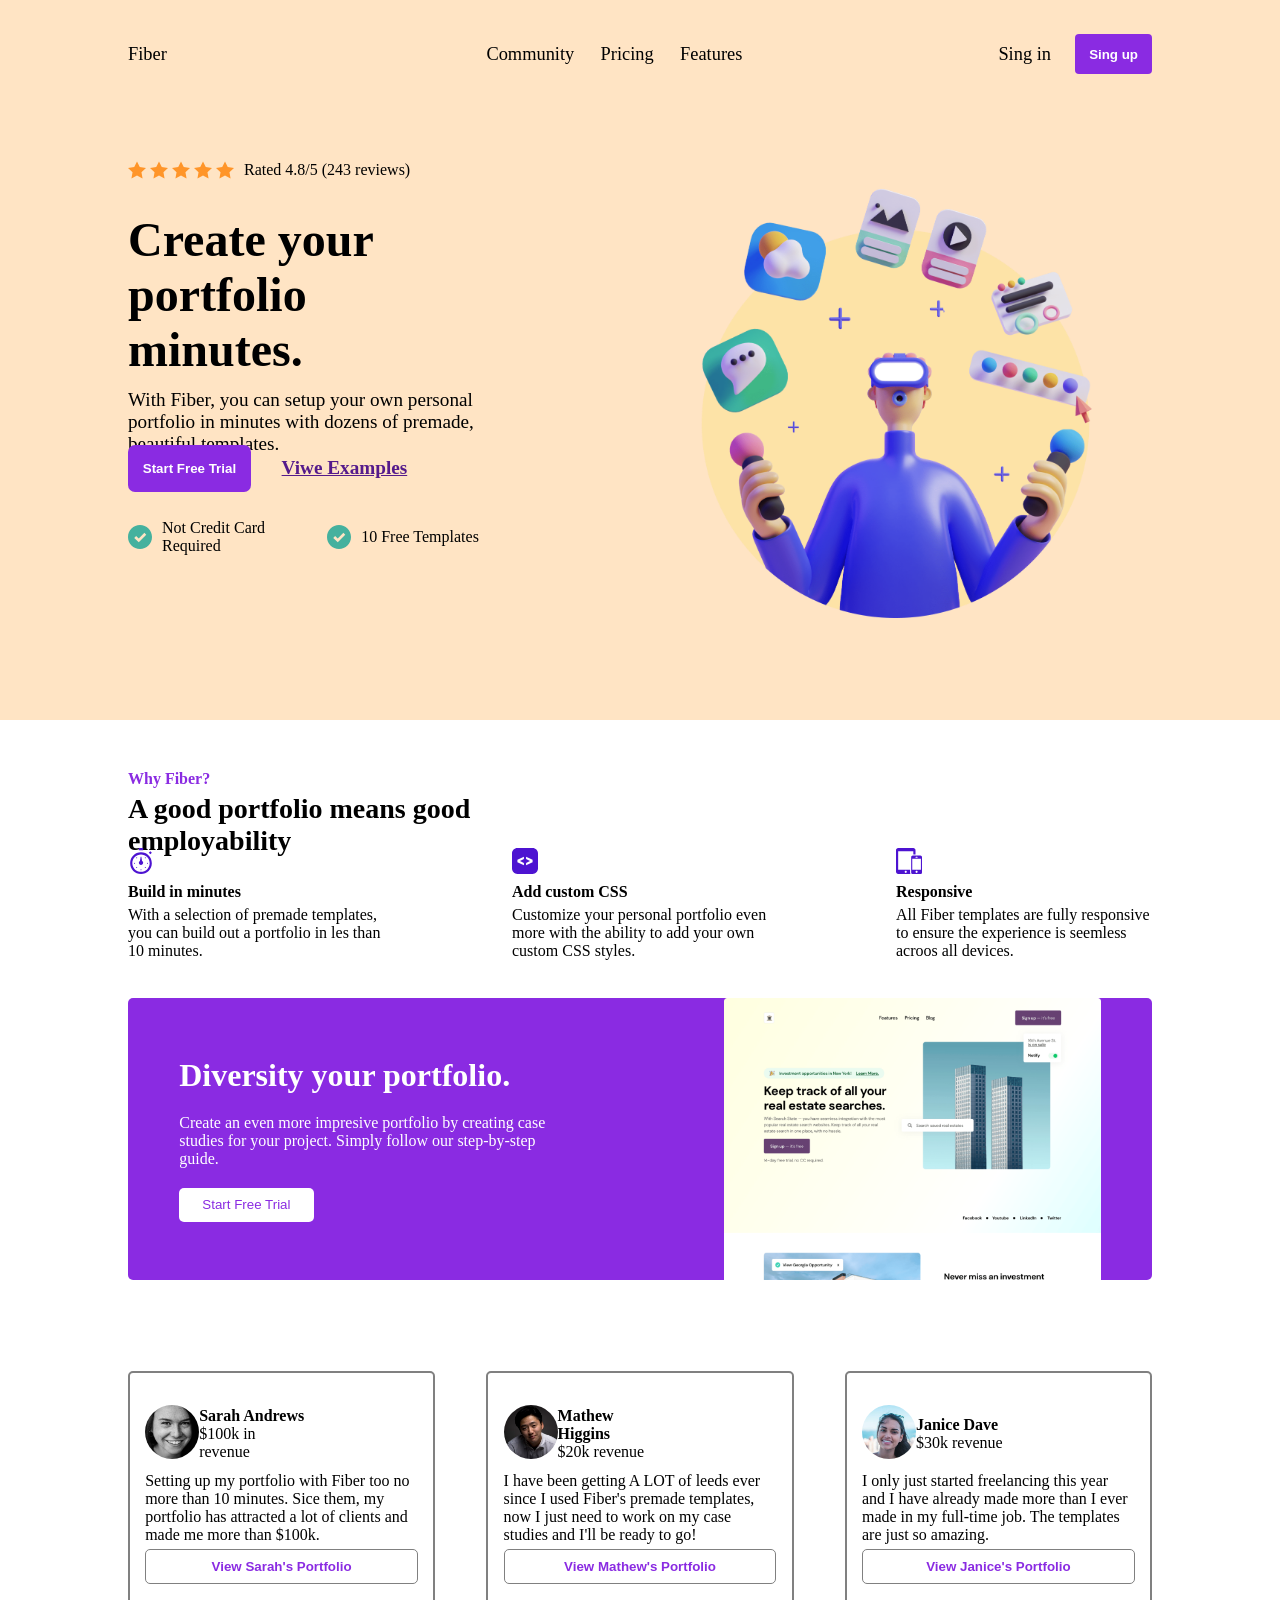
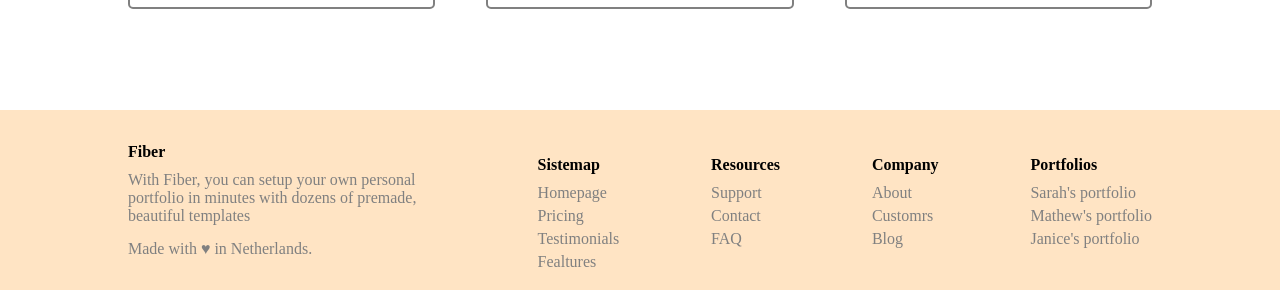
<file: index.html>
<!DOCTYPE html>
<html lang="en">
<head>
    <meta charset="UTF-8">
    <meta http-equiv="X-UA-Compatible" content="IE=edge">
    <meta name="viewport" content="width=device-width, initial-scale=1.0">
    <title>Landing</title>
    <link rel="stylesheet" href="/landing.css">
</head>
<body>
    <div  id="first_section"> 
        <header id="header">
            <nav id="navegation_var">
                
                <div class="nav_left">
                    <p>Fiber</p>
                </div>

                <div class="nav_mid">
                    <p>Community</p>
                    <p>Pricing</p>
                    <p>Features</p>
                </div>

                <div class="nav_rigth">
                    <p>Sing in</p>
                    <button class="button"><a href="/login.html">Sing up</a></button> 
                </div>

                <div class="hamburger_menu">
                    <img src="/Fiber Starter Files/Assets/Hamburger Menu.svg" alt="Hamburger">
                </div>

            </nav>
        </header>
        
        <div class="aprobation_div">
            <div class="container_aprobation_div"> 
                <div class="left_section">
                    <div class="container_left_section"> 
                        <div class="rated">
            
                            <div class="star_images"> 
                                <img src="/Fiber Starter Files/Assets/star.svg" alt="star iamges">
                                <img src="/Fiber Starter Files/Assets/star.svg" alt="star iamges">
                                <img src="/Fiber Starter Files/Assets/star.svg" alt="star iamges">
                                <img src="/Fiber Starter Files/Assets/star.svg" alt="star iamges">
                                <img src="/Fiber Starter Files/Assets/star.svg" alt="star iamges">
                            </div>
            
                            <p>Rated 4.8/5 (243 reviews)</p>
            
                        </div>
            
                        <div class="create">
            
                            <h1>Create your portfolio minutes.</h1>
            
                            <p>With Fiber, you can setup your own personal portfolio in minutes
                            with dozens of premade, beautiful templates.  
                            </p>
            
                        </div>
            
                        <div class="start">
            
                            <div class="button_start">
                                <button class="button">Start Free Trial</button>
                            </div>
            
                            <div class="linker_strat">
                                <a href="">Viwe Examples</a>
                            </div>
            
                        </div>
            
                        <div class="creddit">
                            <div class="creddit_left">
                                
                                <img src="/Fiber Starter Files/Assets/Checkmark.svg" alt="">
                                <p>Not Credit Card Required</p>
            
                            </div>
            
                            <div class="creddit_rigth">
            
                                <img src="/Fiber Starter Files/Assets/Checkmark.svg" alt="">
                                <p>10 Free Templates</p>
            
                            </div>
                        </div>
            
                    </div>  
                </div>
            
                <div class="rigth_section">
                    <img src="/Fiber Starter Files/Assets/hero-Illustration.png" alt="">
                </div>
            </div>
        </div>
    </div>


    <section id="second_section">
        
        <div class="container_second_section">
            
            <div class="fiber">
                
                <div class="fiber_tittle">

                    <p>Why Fiber?</p>
                    <h2>A good portfolio means good employability</h2>

                </div>

                <div class="fiber_description">
                    
                    <div class="fiber_description_minibox">
                        
                        <img src="/Fiber Starter Files/Assets/time.svg" alt="clock image">
                        
                        <p class="subtittle_fiber_description"><b>Build in minutes</b></p>
                        
                        <p class="description_subtittle">With a selection of premade templates,
                        you can build out a portfolio in les than 
                        10 minutes.
                        </p>

                    </div>
                    
                    <div class="fiber_description_minibox">

                        <img src="/Fiber Starter Files/Assets/code.svg" alt="code image">

                        <p class="subtittle_fiber_description"><b>Add custom CSS</b></p>

                        <p class="description_subtittle">Customize your personal portfolio even 
                        more with the ability to add your own
                        custom CSS styles.
                        </p>

                    </div>
                    
                    <div class="fiber_description_minibox">

                        <img src="/Fiber Starter Files/Assets/allSizes.svg" alt="code image">

                        <p class="subtittle_fiber_description"><b>Responsive</b></p>

                        <p class="description_subtittle">All Fiber templates are fully responsive to
                        ensure the experience is seemless
                        acroos all devices.   
                        </p>

                    </div>
                
                </div>

            </div>

            <div class="diversity">
                
                <div class="diversity_container">

                    <div class="diversity_description">

                        <h3>Diversity your portfolio.</h3>

                        <p>Create an even more impresive portfolio by 
                        creating case studies for your project. Simply
                        follow our step-by-step guide.    
                        </p>

                        <button class="button">Start Free Trial</button>

                    </div>
                    
                    <div class="diversity_image">

                        <img src="/Fiber Starter Files/Assets/Page Image.png" alt="">
                    </div>

                </div>

            </div>

            <div class="avatars">
                
                <!-- Posible carrusel -->
                <div class="avatars_container">

                    <!-- Primer avatar -->
                    <div class="avatar_box">

                        <div class="avatar_container">

                            <div class="person_container">
                                
                                <div class="person_image">
                                    <img src="/Fiber Starter Files/Assets/User Avatar.svg" alt="Sarah's photo">
                                </div>
                                
                                <div class="person_presentation">
                                    <p class="name"><b>Sarah Andrews</b></p>
                                    <p class="revenue">$100k in revenue</p>
                                </div>

                            </div>

                            <div class="person_description_container">
                            <p class="person_description">
                                Setting up my portfolio with Fiber too no
                                more than 10 minutes. Sice them, my
                                portfolio has attracted a lot of clients and
                                made me more than $100k.
                            </p>

                            <button class="person_button button">View Sarah's Portfolio</button>
                            </div>
                        </div>

                    </div>
                    
                    <!-- Segundo avatar -->
                    <div class="avatar_box">

                        <div class="avatar_container">

                            <div class="person_container">
                                
                                <div class="person_image">
                                    <img src="/Fiber Starter Files/Assets/User Avatar 2.svg" alt="Mathew's photo">
                                </div>
                                
                                <div class="person_presentation">
                                    <p class="name"><b>Mathew Higgins</b></p>
                                    <p class="revenue">$20k revenue</p>
                                </div>
                                
                            </div>

                            <div class="person_description_container"> 
                                <p class="person_description">
                                    I have been getting A LOT of leeds ever 
                                    since I used Fiber's premade templates,
                                    now I just need to work on my case studies
                                    and I'll be ready to go!
                                </p>

                                <button class="person_button button">View Mathew's Portfolio</button>
                            </div>

                        </div>

                    </div>
                    
                    <!-- Tercer avatar -->
                    <div class="avatar_box">

                        <div class="avatar_container">

                            <div class="person_container">
                                
                                <div class="person_image">
                                    <img src="/Fiber Starter Files/Assets/User Avatar 32.svg" alt="Janice's phone">
                                </div>
                                
                                <div class="person_presentation">
                                    <p class="name"><b>Janice Dave</b></p>
                                    <p class="revenue">$30k revenue</p>
                                </div>

                            </div>

                            <div class="person_description_container"> 
                                <p class="person_description">
                                    I only just started freelancing this
                                    year and I have already made 
                                    more than I ever made in my
                                    full-time job. The templates are
                                    just so amazing.
                                </p>

                                <button class="person_button button">View Janice's Portfolio</button>
                            </div>
                        </div>

                    </div>

                </div>
            </div>

        </div>

    </section>

    

    <footer id="footer">

        <div class="footer_container">

            <div class="fiber_foooter">

                <p class="fiber_tittle_footer size">Fiber</p>

                <p class="fiber_description_footer">With Fiber, you can setup your own personal
                portfolio in minutes with dozens of premade,
                beautiful templates
                </p>

                <p class="place">Made with ♥ in Netherlands.</p>

            </div>
            
            <div class="options_footer">

                <div class="option_box">

                    <p class="tittle_option size">Sistemap</p> 

                    <a href="">Homepage</a>
                    <a href="">Pricing</a>
                    <a href="">Testimonials</a>
                    <a href="">Fealtures</a>

                </div>

                <div class="option_box">

                    <p class="tittle_option size">Resources</p>

                    <a href="">Support</a>
                    <a href="">Contact</a>
                    <a href="">FAQ</a>
                     

                </div>

                <div class="option_box">

                    <p class="tittle_option size">Company</p>

                    <a href="">About</a>
                    <a href="">Customrs</a>
                    <a href="">Blog</a>
                    

                </div>

                <div class="option_box">

                    <p class="tittle_option size">Portfolios</p>

                    <a href="">Sarah's portfolio</a>
                    <a href="">Mathew's portfolio</a>
                    <a href="">Janice's portfolio</a>
                    
                </div>

            </div>

        </div>

    </footer>

</body>
</html>
</file>
<file: landing.css>
html{
    width: 100%;
    height: 100%;
}

body{
    width: 100%;
    height: 100%;
}

*{
    margin: 0px;
    padding: 0px;
    box-sizing: border-box;
}

.hamburger_menu{
    display: none;
}

.button:hover{
    background-color: blue;
}

#first_section{
    width: 100%;
    height: 80%;
    background-color: bisque;
    justify-content: center;
}

/* ESTOY EN EL HEADER */
#header{
    width: 100%;
    height: 15%;
    display: flex;
    justify-content: center;
    align-items: center;
    font-size: 1.15em;
}

/* ESTOY EN LA BARRA DE NAVEGACION */

#navegation_var{
    width: 80%;
    height: 70%;
    display: flex;
    justify-content: space-between;
    align-items: center;
}

.nav_left{
    width: 10%;
}

.nav_mid{
    display: flex;
    width: 25%;
    justify-content: space-between;
     
}

.nav_rigth{
    display: flex;
    width: 15%;
    justify-content: space-between;  
    align-items: center;
}

.nav_rigth a{
    text-decoration: none;
    color: white;
    font-weight: bold;
}

.nav_rigth button{
    width: 50%;
    height: 40px;
    background-color: blueviolet;
    color: white;
    border: none;
    border-radius: 4px;
}

.linker_strat{
    font-size: 1.2em;
    font-weight: bold;
    color: blueviolet; 
}

/* DIV LEFT SECTION */

.aprobation_div{
    width: 100%;
    height: 78%;
    display: flex;
    justify-content: center;
    align-items: center;
}

.container_aprobation_div{
    width: 80%;
    height: 100%;
    display: flex;
    justify-content: space-between;
    align-items: center;
}

.left_section{
    width: 50%;
    height: 90%; 
    display: flex;
    flex-direction: column;
    justify-content: center; 
    align-items: center;
}

.container_left_section{
    width: 100%;
    height: 90%;
    flex-direction: column;
    justify-content: space-around;
    align-items: center;
}

.rated{
    width: 60%;
    height: 10%; 
    display: flex;
}

.rated p{
    padding-left: 10px;
}

.create{
    width: 80%;
    height: 50%;
    display: flex;
    flex-direction: column;
    justify-content: space-around;
}

.create h1{
    width: 80%;
    font-size: 3em;
}

.create p{
    height: 40px;
    font-size: 1.2em;
}


.start{
    display: flex;
    width: 60%;
    height: 15%;
    align-items: center;
     
}

.button_start{
    width: 50%;
    height: 70%;
    display: flex;
    align-items: center;
}

.start button{
    width: 80%;
    height: 100%;
    background-color: blueviolet;
    color: white;
    border: none;
    font-weight: bold;
    border-radius: 7px;
}

.creddit{
    display: flex;
    width: 70%;
    height: 15%;
    align-items: center;
}

.creddit img{
    padding-right: 10px;
}

.creddit_left{
    display: flex;
    align-items: center;
    font-size: 1em;
    width: 50%;
}

.creddit_rigth{
    display: flex;
    align-items: center;
    padding-left: 20px;
    font-size: 1em;
    width: 50%;
}

.rigth_section{
    width: 50%;
    display: flex;
    justify-content: center;
    align-items: center;
}

.rigth_section img{
    width: 90%;
}

 
#second_section{
    width: 100%;
    height: 110%;
    display: flex;
    justify-content: center;
    align-items: center;
}


.container_second_section{
    width: 80%;
    height: 90%;
    display: flex; 
    flex-direction: column;
    align-items: center;
    justify-content: center;
}


.fiber{
    width: 100%;
    height: 30%; 
    display: flex;
    flex-direction: column;
}

.fiber_tittle{
    height: 20%;
    padding-bottom: 20px;
    align-items: center;
}

.fiber_tittle p{
    font-weight: bold;
    color: blueviolet;
    padding-bottom: 5px;
}
 
.fiber_tittle h2{
    font-size: 1.75em;
    width: 35%;
    padding-bottom: 5px; 
}

.fiber_description{
    height: 80%;
    display: flex;
    justify-content: space-between;
    align-items: center;
}

.fiber_description_minibox{
    width: 25%;
}

.fiber_description_minibox img{
    width: 10%;
    padding-bottom: 5px;
}

.fiber_description_minibox p{
    padding-bottom: 5px;
}

.diversity{
    width: 100%;
    height: 50%;
    display: flex;
    background-color: blueviolet;
    justify-content: center;
    align-items: center;
    border-radius: 5px;
}

.diversity_container{
    width: 90%;
    height: 100%;
    display: flex;
    align-items: center;
}

.diversity_description{
    width: 50%;
    height: 80%;
    display: flex;
    flex-direction: column;
    justify-content: center;
    align-items: last baseline;
}

.diversity_description  h3{
    padding-bottom: 20px;
    font-size: 2em;
    color: white;
}

.diversity_description  p{
    padding-bottom: 20px;
    color: white;
}

.diversity_description  button{
    width: 35%;
    height: 15%;
    color: blueviolet; 
    background-color: rgb(255, 255, 255);
    border: none; 
    border-radius: 5px; 
    align-items: end;
}

.diversity_image{
    width: 70%;
    height: 100%;
    display: flex;
    align-items: end;
    justify-content: end;
}

.diversity_image img{
    width: 70%;
}

/* TODOS LOS AVATARS */
.avatars{
    width: 100%;
    height: 70%;
    padding-top: 40px; 
     
}

.avatars_container{
    display: flex;
    height: 100%;
    justify-content: space-between;
    align-items: center;   
    flex-wrap: nowrap;
     
}

/* CAJA AVATAR */

.avatar_box{
    display: flex;
    flex-direction: column;    
    width: 30%;
    height: 70%;
    justify-content: center;
    align-items: center;
    border: 2px solid grey;
    border-radius: 5px;
}

.avatar_container{
    width: 90%;
    height: 80%;
    justify-content: space-between; 
}

.person_container{
    width: 60%;
    height: 40%;
    display: flex;
    align-items: center;
}

.person_description_container{
    display: flex;
    flex-direction: column;
    width: 100%;
    height: 60%;
    justify-content: space-between;
} 

.person_description_container button{
    width: 100%;
    height: 35px;
    color: blueviolet;
    background-color: white;
    border: 1px solid gray; 
    border-radius: 5px;
    font-weight: bold;
}

#footer{
    width: 100%;
    height: 20%;
    background-color: bisque;
    display: flex;
    justify-content: center;
    align-items: center;
}

.footer_container{
    width: 80%;
    height: 90%;
    display: flex; 
    align-items: center;
    justify-content: space-between;    
}

.fiber_foooter{
    width: 30%;
}

.options_footer{
    display: flex;
    width: 60%;
    height: 90%;
    justify-content: space-between;    
    align-items: center;
}   

.option_box{
    height: 60%;
    display: flex;
    flex-direction: column;
}

.size{
    font-weight: bold;
    padding-bottom: 10px;
}

.options_footer a{
    padding-bottom: 5px;
    color: grey;
    text-decoration: none;
}

.fiber_description_footer{
    color: grey;
    padding-bottom: 15px;
}

.place{
    color: grey;
}

/* MOBILE */

@media screen and (max-width: 500px){
    
    #header{
        width: 100%;
        height: 8%;
    }

    .navegation_var{
        align-items: center;
    }

    /* DESAPARECER */
    .nav_mid{
        display: none;
    }

    .nav_rigth{
        display: none;
    }

    /* APARECER EL MENU DE HAMBURGUESAS */
    .hamburger_menu{
        display: inline;
        width: 100%;
        display: flex;
        justify-content: end;
    }


    /* APROBATION DIV */

    .aprobation_div{
        width: 100%;
        height: 90%;
    }

    .container_aprobation_div{
        display: flex;
        flex-direction: column-reverse;
    }


    
    
    .left_section{
        width: 100%;
        height: 100%;
    }

    .rated{
        display: none;
    }

    .container_left_section{
        width: 100%;
        height: 100%;
        display: flex;
        flex-direction: column;
        align-items: start;
    }

    .create{
        width: 100%;
        height: 60%; 
    }

    .create p{
        width: 100%;
        height: 90%;
        display: flex;
        align-items: center;
    }

    .start{
        display: flex;
        flex-direction: column;
        justify-content: center;
        align-items: center;
        width: 100%;
        height: 20%;
    }

    .button_start{
        width: 100%;
    }

    .button_start button{
        width: 100%;
        height: 80%;
    }

    .creddit{
        width: 100%;
        display: flex;
        flex-direction: column;
    }

    .creddit_left{
        width: 100%;
        height: 100%;
    }

    .creddit_rigth{
        width: 100%;
        height: 100%;
        padding: 0px;
    }

    #second_section{
      height:  1900px;    
      width: 100%;
    }

    .container_second_section{
        height: 95%;
        display: flex;
        flex-direction: column;
    }

    .fiber{
        width: 100%;
    }

    .fiber_tittle{
        width: 100%;
        height: 40%;
        padding-bottom: 10px;
    }

    .fiber_tittle h2{
        width: 70%;
    }

    .fiber_description{
        display: flex;
        flex-direction: column;
        height: 1000px;
        padding-bottom: 10px;
        
    }

    .fiber_description_minibox{
        width: 100%;
    }

    
    .diversity_container{
        display: flex;
        flex-direction: column;
    }

    .diversity_description{
        width: 80%;
    }

    .diversity_description button{
        width: 100%;
    }


    .diversity_image{
        width: 80%;
        justify-content: center;
    }

    .diversity_image img{
        width: 100%;
        height: 250px;
    }

    .avatars{
        width: 100%;
    }

    .avatars_container{
        width: 100%;
        display: flex;
        flex-direction: column;

    }

    .avatar_box{
        width: 100%;
        height: 100%; 
        margin-bottom: 20px;
    }
    
    #footer{
        width: 100%;
        height: 80%;

    }

    .footer_container{
        width: 80%;
        display: flex;
        flex-direction: column;
        justify-content: end;
        align-items: start;
    }

    .fiber_foooter{
        width: 80%;
    }

    .options_footer{
        display: flex;
        padding-top: 20px;
        flex-direction: column;
        justify-content: end;
        align-items: start;
    }

    .tittle_option{
        padding-top: 5px;
    }
}
</file>
